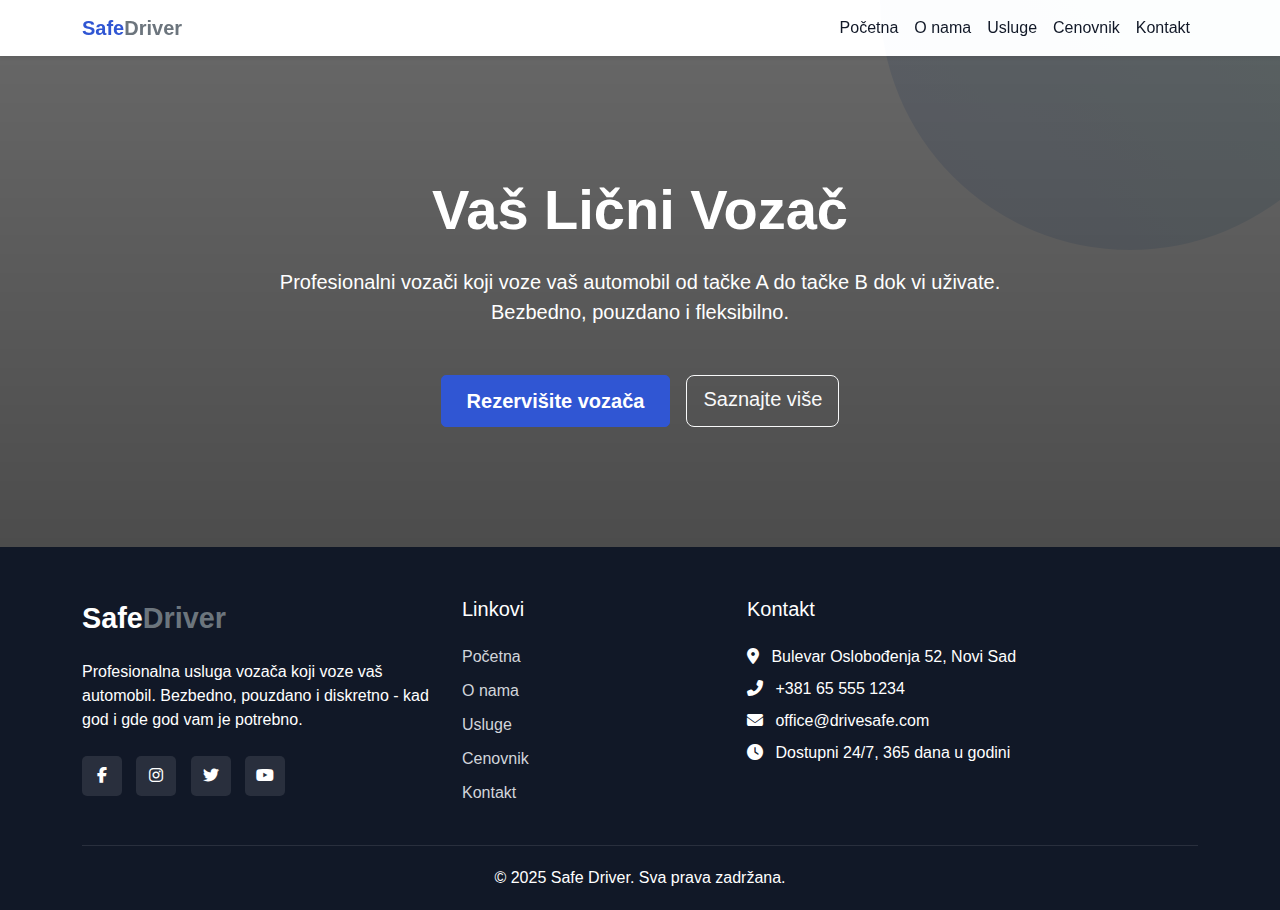
<file: index.html>
<!DOCTYPE html>
<html lang="sr">
<head>
    <meta charset="UTF-8">
    <meta name="viewport" content="width=device-width, initial-scale=1.0">
    <title>Safe Driver - Vaš lični vozač</title>
    <link href="https://cdnjs.cloudflare.com/ajax/libs/bootstrap/5.3.0/css/bootstrap.min.css" rel="stylesheet">
    <link href="https://cdnjs.cloudflare.com/ajax/libs/font-awesome/6.4.0/css/all.min.css" rel="stylesheet">
    <link href="styles.css" rel="stylesheet">
</head>
<body>
    <!-- Animated Background -->
    <div class="animated-bg">
        <div class="animated-bg-shape shape-1"></div>
        <div class="animated-bg-shape shape-2"></div>
    </div>

    <!-- Navigation -->
    <nav class="navbar navbar-expand-lg navbar-light bg-white sticky-top">
        <div class="container">
            <a class="navbar-brand" href="#">Safe<span class="text-secondary">Driver</span></a>
            <button class="navbar-toggler" type="button" data-bs-toggle="collapse" data-bs-target="#navbarNav" aria-controls="navbarNav" aria-expanded="false" aria-label="Toggle navigation">
                <span class="navbar-toggler-icon"></span>
            </button>
            <div class="collapse navbar-collapse" id="navbarNav">
                <ul class="navbar-nav ms-auto">
                    <li class="nav-item">
                        <a class="nav-link" href="index.html">Početna</a>
                    </li>
                    <li class="nav-item">
                        <a class="nav-link" href="about.html">O nama</a>
                    </li>
                    <li class="nav-item">
                        <a class="nav-link" href="services.html">Usluge</a>
                    </li>
                    <li class="nav-item">
                        <a class="nav-link" href="prices.html">Cenovnik</a>
                    </li>
                    <li class="nav-item">
                        <a class="nav-link" href="contact.html">Kontakt</a>
                    </li>
                </ul>
            </div>
        </div>
    </nav>

    <!-- Hero Section -->
    <section id="home" class="hero-section">
        <div class="container">
            <div class="row">
                <div class="col-md-8 mx-auto text-center">
                    <h1 class="display-4 mb-4 fw-bold">Vaš Lični Vozač</h1>
                    <p class="lead mb-5">Profesionalni vozači koji voze vaš automobil od tačke A do tačke B dok vi uživate. Bezbedno, pouzdano i fleksibilno.</p>
                    <div class="d-flex justify-content-center gap-3">
                        <a href="contact.html" class="btn btn-primary btn-lg">Rezervišite vozača</a>
                        <a href="about.html" class="btn btn-outline-light btn-lg">Saznajte više</a>
                    </div>
                </div>
            </div>
        </div>
    </section>

    <!-- Footer -->
    <footer>
        <div class="container">
            <div class="row">
                <div class="col-lg-4 mb-4 mb-lg-0">
                    <a href="#" class="footer-logo">Safe<span class="text-secondary">Driver</span></a>
                    <p>Profesionalna usluga vozača koji voze vaš automobil. Bezbedno, pouzdano i diskretno - kad god i gde god vam je potrebno.</p>
                    <div class="social-links mt-4">
                        <a href="#"><i class="fab fa-facebook-f"></i></a>
                        <a href="#"><i class="fab fa-instagram"></i></a>
                        <a href="#"><i class="fab fa-twitter"></i></a>
                        <a href="#"><i class="fab fa-youtube"></i></a>
                    </div>
                </div>
                <div class="col-lg-3 col-md-6 mb-4 mb-md-0">
                    <h5 class="mb-4">Linkovi</h5>
                    <a href="index.html" class="footer-link">Početna</a>
                    <a href="about.html" class="footer-link">O nama</a>
                    <a href="services.html" class="footer-link">Usluge</a>
                    <a href="prices.html" class="footer-link">Cenovnik</a>
                    <a href="contact.html" class="footer-link">Kontakt</a>
                </div>
                <div class="col-lg-5">
                    <h5 class="mb-4">Kontakt</h5>
                    <p class="mb-2"><i class="fas fa-map-marker-alt me-2"></i> Bulevar Oslobođenja 52, Novi Sad</p>
                    <p class="mb-2"><i class="fas fa-phone-alt me-2"></i> +381 65 555 1234</p>
                    <p class="mb-2"><i class="fas fa-envelope me-2"></i> office@drivesafe.com</p>
                    <p class="mb-0"><i class="fas fa-clock me-2"></i> Dostupni 24/7, 365 dana u godini</p>
                </div>
            </div>
            <div class="footer-bottom text-center">
                <p class="mb-0">© 2025 Safe Driver. Sva prava zadržana.</p>
            </div>
        </div>
    </footer>

    <script src="https://cdnjs.cloudflare.com/ajax/libs/bootstrap/5.3.0/js/bootstrap.bundle.min.js"></script>
</body>
</html>
</file>
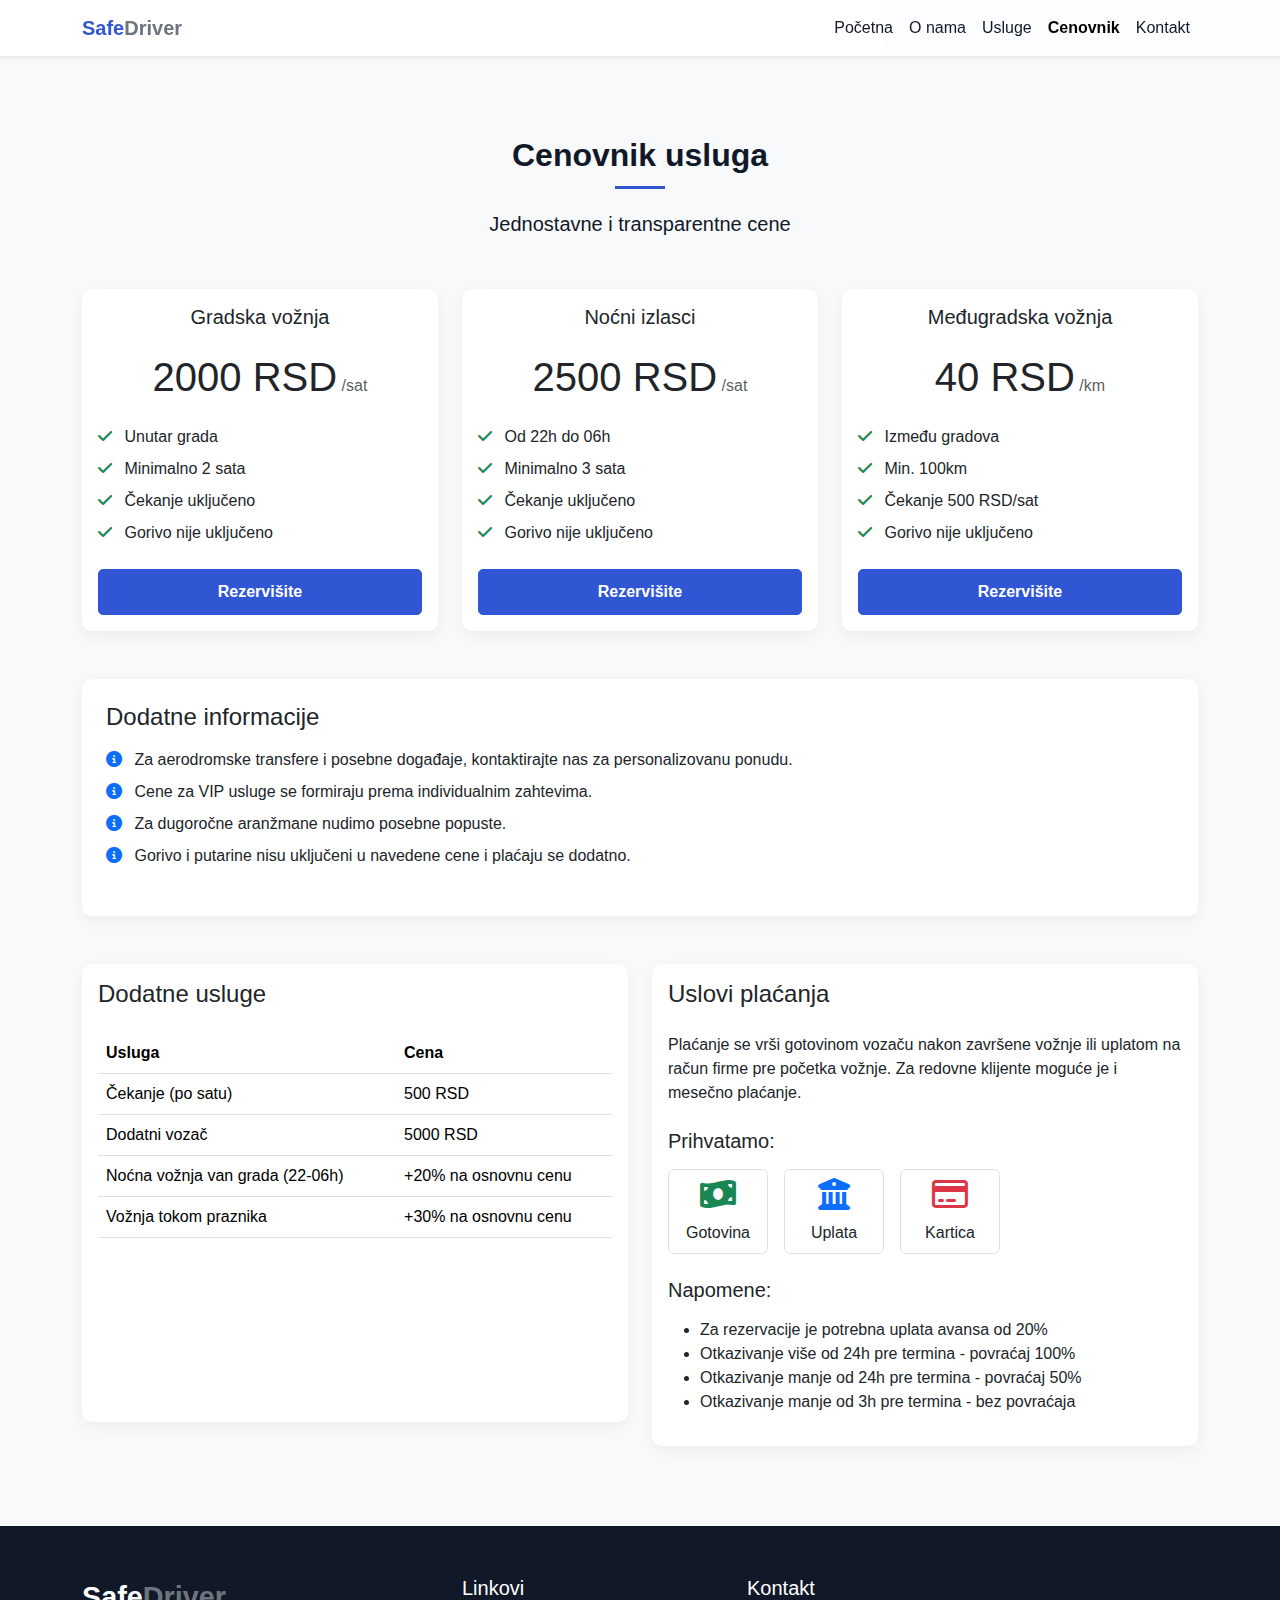
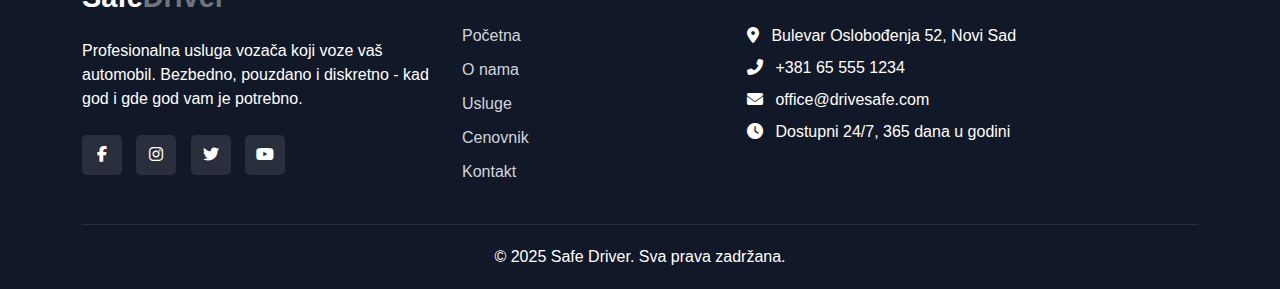
<file: prices.html>
<!DOCTYPE html>
<html lang="sr">
<head>
    <meta charset="UTF-8">
    <meta name="viewport" content="width=device-width, initial-scale=1.0">
    <title>Cenovnik - Safe Driver</title>
    <link href="https://cdnjs.cloudflare.com/ajax/libs/bootstrap/5.3.0/css/bootstrap.min.css" rel="stylesheet">
    <link href="https://cdnjs.cloudflare.com/ajax/libs/font-awesome/6.4.0/css/all.min.css" rel="stylesheet">
    <link href="styles.css" rel="stylesheet">
</head>
<body>
    <!-- Animated Background -->
    <div class="animated-bg">
        <div class="animated-bg-shape shape-1"></div>
        <div class="animated-bg-shape shape-2"></div>
    </div>

    <!-- Navigation -->
    <nav class="navbar navbar-expand-lg navbar-light bg-white sticky-top">
        <div class="container">
            <a class="navbar-brand" href="index.html">Safe<span class="text-secondary">Driver</span></a>
            <button class="navbar-toggler" type="button" data-bs-toggle="collapse" data-bs-target="#navbarNav" aria-controls="navbarNav" aria-expanded="false" aria-label="Toggle navigation">
                <span class="navbar-toggler-icon"></span>
            </button>
            <div class="collapse navbar-collapse" id="navbarNav">
                <ul class="navbar-nav ms-auto">
                    <li class="nav-item">
                        <a class="nav-link" href="index.html">Početna</a>
                    </li>
                    <li class="nav-item">
                        <a class="nav-link" href="about.html">O nama</a>
                    </li>
                    <li class="nav-item">
                        <a class="nav-link" href="services.html">Usluge</a>
                    </li>
                    <li class="nav-item">
                        <a class="nav-link active" href="prices.html">Cenovnik</a>
                    </li>
                    <li class="nav-item">
                        <a class="nav-link" href="contact.html">Kontakt</a>
                    </li>
                </ul>
            </div>
        </div>
    </nav>

    <!-- Prices Section -->
    <section id="prices" class="section bg-light">
        <div class="container">
            <div class="section-header">
                <h2>Cenovnik usluga</h2>
                <p class="lead">Jednostavne i transparentne cene</p>
            </div>
            <div class="row">
                <div class="col-md-4 mb-4">
                    <div class="card h-100">
                        <div class="card-body text-center">
                            <h5 class="card-title">Gradska vožnja</h5>
                            <div class="my-4">
                                <span class="display-6">2000 RSD</span>
                                <span class="text-muted">/sat</span>
                            </div>
                            <ul class="list-unstyled text-start mb-4">
                                <li class="mb-2"><i class="fas fa-check text-success me-2"></i> Unutar grada</li>
                                <li class="mb-2"><i class="fas fa-check text-success me-2"></i> Minimalno 2 sata</li>
                                <li class="mb-2"><i class="fas fa-check text-success me-2"></i> Čekanje uključeno</li>
                                <li class="mb-2"><i class="fas fa-check text-success me-2"></i> Gorivo nije uključeno</li>
                            </ul>
                            <a href="contact.html" class="btn btn-primary w-100">Rezervišite</a>
                        </div>
                    </div>
                </div>
                <div class="col-md-4 mb-4">
                    <div class="card h-100 border-primary">
                        <div class="card-body text-center">
                            <h5 class="card-title">Noćni izlasci</h5>
                            <div class="my-4">
                                <span class="display-6">2500 RSD</span>
                                <span class="text-muted">/sat</span>
                            </div>
                            <ul class="list-unstyled text-start mb-4">
                                <li class="mb-2"><i class="fas fa-check text-success me-2"></i> Od 22h do 06h</li>
                                <li class="mb-2"><i class="fas fa-check text-success me-2"></i> Minimalno 3 sata</li>
                                <li class="mb-2"><i class="fas fa-check text-success me-2"></i> Čekanje uključeno</li>
                                <li class="mb-2"><i class="fas fa-check text-success me-2"></i> Gorivo nije uključeno</li>
                            </ul>
                            <a href="contact.html" class="btn btn-primary w-100">Rezervišite</a>
                        </div>
                    </div>
                </div>
                <div class="col-md-4 mb-4">
                    <div class="card h-100">
                        <div class="card-body text-center">
                            <h5 class="card-title">Međugradska vožnja</h5>
                            <div class="my-4">
                                <span class="display-6">40 RSD</span>
                                <span class="text-muted">/km</span>
                            </div>
                            <ul class="list-unstyled text-start mb-4">
                                <li class="mb-2"><i class="fas fa-check text-success me-2"></i> Između gradova</li>
                                <li class="mb-2"><i class="fas fa-check text-success me-2"></i> Min. 100km</li>
                                <li class="mb-2"><i class="fas fa-check text-success me-2"></i> Čekanje 500 RSD/sat</li>
                                <li class="mb-2"><i class="fas fa-check text-success me-2"></i> Gorivo nije uključeno</li>
                            </ul>
                            <a href="contact.html" class="btn btn-primary w-100">Rezervišite</a>
                        </div>
                    </div>
                </div>
            </div>
            <div class="row mt-4">
                <div class="col-12">
                    <div class="card p-4">
                        <h4 class="mb-3">Dodatne informacije</h4>
                        <ul class="list-unstyled">
                            <li class="mb-2"><i class="fas fa-info-circle text-primary me-2"></i> Za aerodromske transfere i posebne događaje, kontaktirajte nas za personalizovanu ponudu.</li>
                            <li class="mb-2"><i class="fas fa-info-circle text-primary me-2"></i> Cene za VIP usluge se formiraju prema individualnim zahtevima.</li>
                            <li class="mb-2"><i class="fas fa-info-circle text-primary me-2"></i> Za dugoročne aranžmane nudimo posebne popuste.</li>
                            <li class="mb-2"><i class="fas fa-info-circle text-primary me-2"></i> Gorivo i putarine nisu uključeni u navedene cene i plaćaju se dodatno.</li>
                        </ul>
                    </div>
                </div>
            </div>
            
            <div class="row mt-5">
                <div class="col-lg-6 mb-4">
                    <div class="card h-100">
                        <div class="card-body">
                            <h4 class="mb-4">Dodatne usluge</h4>
                            <table class="table">
                                <thead>
                                    <tr>
                                        <th>Usluga</th>
                                        <th>Cena</th>
                                    </tr>
                                </thead>
                                <tbody>
                                    <tr>
                                        <td>Čekanje (po satu)</td>
                                        <td>500 RSD</td>
                                    </tr>
                                    <tr>
                                        <td>Dodatni vozač</td>
                                        <td>5000 RSD</td>
                                    </tr>
                                    <tr>
                                        <td>Noćna vožnja van grada (22-06h)</td>
                                        <td>+20% na osnovnu cenu</td>
                                    </tr>
                                    <tr>
                                        <td>Vožnja tokom praznika</td>
                                        <td>+30% na osnovnu cenu</td>
                                    </tr>
                                </tbody>
                            </table>
                        </div>
                    </div>
                </div>
                <div class="col-lg-6">
                    <div class="card h-100">
                        <div class="card-body">
                            <h4 class="mb-4">Uslovi plaćanja</h4>
                            <p>Plaćanje se vrši gotovinom vozaču nakon završene vožnje ili uplatom na račun firme pre početka vožnje. Za redovne klijente moguće je i mesečno plaćanje.</p>
                            
                            <h5 class="mt-4 mb-3">Prihvatamo:</h5>
                            <div class="d-flex flex-wrap gap-3 mb-4">
                                <div class="border rounded p-2 text-center" style="width: 100px;">
                                    <i class="fas fa-money-bill-wave fa-2x text-success"></i>
                                    <p class="mb-0 mt-2">Gotovina</p>
                                </div>
                                <div class="border rounded p-2 text-center" style="width: 100px;">
                                    <i class="fas fa-university fa-2x text-primary"></i>
                                    <p class="mb-0 mt-2">Uplata</p>
                                </div>
                                <div class="border rounded p-2 text-center" style="width: 100px;">
                                    <i class="far fa-credit-card fa-2x text-danger"></i>
                                    <p class="mb-0 mt-2">Kartica</p>
                                </div>
                            </div>
                            
                            <h5 class="mb-3">Napomene:</h5>
                            <ul>
                                <li>Za rezervacije je potrebna uplata avansa od 20%</li>
                                <li>Otkazivanje više od 24h pre termina - povraćaj 100%</li>
                                <li>Otkazivanje manje od 24h pre termina - povraćaj 50%</li>
                                <li>Otkazivanje manje od 3h pre termina - bez povraćaja</li>
                            </ul>
                        </div>
                    </div>
                </div>
            </div>
        </div>
    </section>

    <!-- Footer -->
    <footer>
        <div class="container">
            <div class="row">
                <div class="col-lg-4 mb-4 mb-lg-0">
                    <a href="index.html" class="footer-logo">Safe<span class="text-secondary">Driver</span></a>
                    <p>Profesionalna usluga vozača koji voze vaš automobil. Bezbedno, pouzdano i diskretno - kad god i gde god vam je potrebno.</p>
                    <div class="social-links mt-4">
                        <a href="#"><i class="fab fa-facebook-f"></i></a>
                        <a href="#"><i class="fab fa-instagram"></i></a>
                        <a href="#"><i class="fab fa-twitter"></i></a>
                        <a href="#"><i class="fab fa-youtube"></i></a>
                    </div>
                </div>
                <div class="col-lg-3 col-md-6 mb-4 mb-md-0">
                    <h5 class="mb-4">Linkovi</h5>
                    <a href="index.html" class="footer-link">Početna</a>
                    <a href="about.html" class="footer-link">O nama</a>
                    <a href="services.html" class="footer-link">Usluge</a>
                    <a href="prices.html" class="footer-link">Cenovnik</a>
                    <a href="contact.html" class="footer-link">Kontakt</a>
                </div>
                <div class="col-lg-5">
                    <h5 class="mb-4">Kontakt</h5>
                    <p class="mb-2"><i class="fas fa-map-marker-alt me-2"></i> Bulevar Oslobođenja 52, Novi Sad</p>
                    <p class="mb-2"><i class="fas fa-phone-alt me-2"></i> +381 65 555 1234</p>
                    <p class="mb-2"><i class="fas fa-envelope me-2"></i> office@drivesafe.com</p>
                    <p class="mb-0"><i class="fas fa-clock me-2"></i> Dostupni 24/7, 365 dana u godini</p>
                </div>
            </div>
            <div class="footer-bottom text-center">
                <p class="mb-0">© 2025 Safe Driver. Sva prava zadržana.</p>
            </div>
        </div>
    </footer>

    <script src="https://cdnjs.cloudflare.com/ajax/libs/bootstrap/5.3.0/js/bootstrap.bundle.min.js"></script>
</body>
</html>
</file>
<file: styles.css>
/* 
 * Safe Driver - Glavni CSS fajl
 * Sadrži sve stilove za sajt
 */

:root {
    --primary: #3056d3;
    --secondary: #13c296;
    --dark: #111827;
    --light: #f9fafb;
}

body {
    font-family: 'Segoe UI', Tahoma, Geneva, Verdana, sans-serif;
    color: var(--dark);
    position: relative;
}

/* Navigacija */
.navbar {
    background-color: rgba(255, 255, 255, 0.9) !important;
    box-shadow: 0 0.125rem 0.25rem rgba(0, 0, 0, 0.075);
}

.navbar-brand {
    font-weight: 700;
    color: var(--primary);
}

.nav-link {
    font-weight: 500;
    color: var(--dark);
    transition: color 0.3s;
}

.nav-link:hover {
    color: var(--primary);
}

.nav-link.active {
    color: var(--primary);
    font-weight: 600;
}

/* Hero sekcija */
.hero-section {
    background: linear-gradient(rgba(0, 0, 0, 0.6), rgba(0, 0, 0, 0.7)), url('https://images.unsplash.com/photo-1492144534655-ae79c964c9d7?ixlib=rb-1.2.1&auto=format&fit=crop&w=1200&q=80') no-repeat center center;
    background-size: cover;
    padding: 120px 0;
    color: white;
}

/* Opšti stilovi sekcija */
.section {
    padding: 80px 0;
}

.section-header {
    margin-bottom: 50px;
    text-align: center;
}

.section-header h2 {
    font-weight: 700;
    position: relative;
    padding-bottom: 15px;
    margin-bottom: 20px;
}

.section-header h2:after {
    content: '';
    position: absolute;
    display: block;
    width: 50px;
    height: 3px;
    background: var(--primary);
    bottom: 0;
    left: 50%;
    transform: translateX(-50%);
}

/* Kartice */
.card {
    border: none;
    border-radius: 10px;
    box-shadow: 0 5px 15px rgba(0, 0, 0, 0.05);
    transition: transform 0.3s, box-shadow 0.3s;
}

.card:hover {
    transform: translateY(-5px);
    box-shadow: 0 15px 30px rgba(0, 0, 0, 0.1);
}

.service-card {
    padding: 30px;
    text-align: center;
}

.service-card i {
    font-size: 3rem;
    margin-bottom: 20px;
    color: var(--primary);
}

/* Dugmad */
.btn-primary {
    background-color: var(--primary);
    border-color: var(--primary);
    border-radius: 5px;
    padding: 10px 25px;
    font-weight: 600;
    transition: all 0.3s;
}

.btn-primary:hover {
    background-color: #264bbf;
    border-color: #264bbf;
    transform: translateY(-2px);
    box-shadow: 0 5px 15px rgba(38, 75, 191, 0.3);
}

/* Kontakt informacije */
.contact-info i {
    width: 40px;
    height: 40px;
    background-color: var(--primary);
    color: white;
    border-radius: 50%;
    display: flex;
    align-items: center;
    justify-content: center;
    margin-right: 15px;
}

.contact-card {
    display: flex;
    align-items: center;
    margin-bottom: 25px;
}

/* Footer */
footer {
    background-color: var(--dark);
    color: white;
    padding: 50px 0 20px;
}

.footer-logo {
    font-size: 1.8rem;
    font-weight: 700;
    color: white;
    margin-bottom: 20px;
    display: block;
    text-decoration: none;
}

.footer-logo:hover {
    color: var(--secondary);
}

.social-links a {
    display: inline-block;
    width: 40px;
    height: 40px;
    background-color: rgba(255, 255, 255, 0.1);
    margin-right: 10px;
    border-radius: 5px;
    color: white;
    text-align: center;
    line-height: 40px;
    transition: all 0.3s;
}

.social-links a:hover {
    background-color: var(--primary);
    transform: translateY(-3px);
}

.footer-link {
    color: #d1d5db;
    transition: all 0.3s;
    display: block;
    margin-bottom: 10px;
    text-decoration: none;
}

.footer-link:hover {
    color: white;
    transform: translateX(5px);
}

.footer-bottom {
    border-top: 1px solid rgba(255, 255, 255, 0.1);
    padding-top: 20px;
    margin-top: 30px;
}

/* Animirane pozadinske figure */
.animated-bg {
    position: absolute;
    width: 100%;
    height: 100%;
    top: 0;
    left: 0;
    overflow: hidden;
    z-index: -1;
}

.animated-bg-shape {
    position: absolute;
    border-radius: 50%;
    background: linear-gradient(45deg, rgba(48, 86, 211, 0.15), rgba(19, 194, 150, 0.15));
}

.shape-1 {
    width: 500px;
    height: 500px;
    top: -250px;
    right: -100px;
}

.shape-2 {
    width: 300px;
    height: 300px;
    bottom: -150px;
    left: -150px;
}

/* Responzivna prilagođavanja */
@media (max-width: 992px) {
    .hero-section {
        padding: 80px 0;
    }
    
    .section {
        padding: 60px 0;
    }
}

@media (max-width: 768px) {
    .hero-section {
        padding: 60px 0;
    }
    
    .section {
        padding: 40px 0;
    }
    
    .section-header {
        margin-bottom: 30px;
    }
}

@media (max-width: 576px) {
    .hero-section h1 {
        font-size: 2rem;
    }
    
    .btn {
        width: 100%;
        margin-bottom: 10px;
    }
    
    .d-flex.justify-content-center.gap-3 {
        flex-direction: column;
    }
}
</file>
